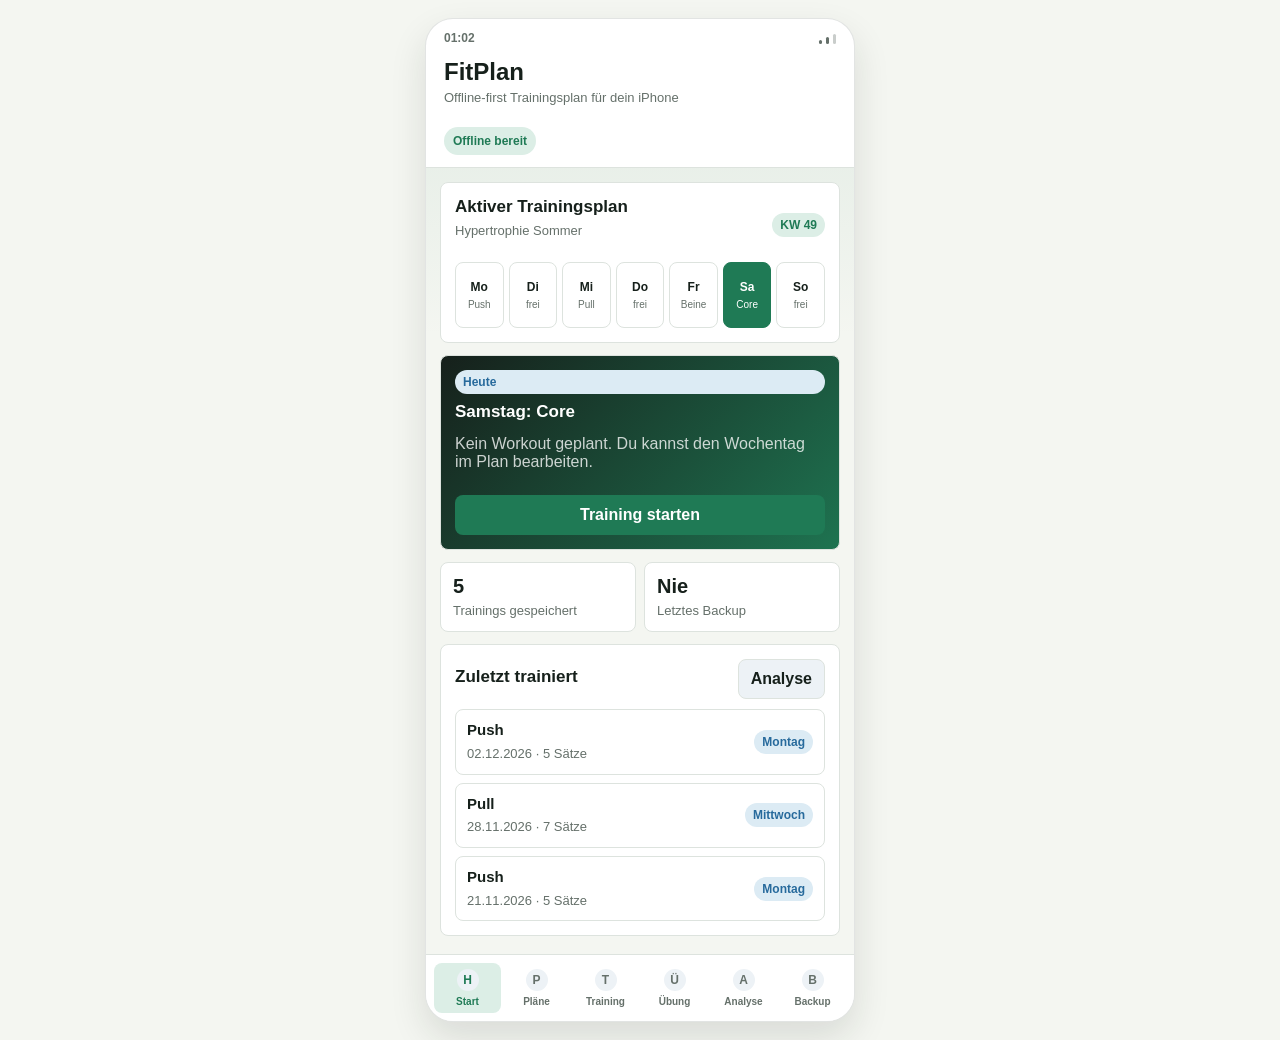
<file: index.html>
<!doctype html>
<html lang="de">
<head>
  <meta charset="utf-8">
  <meta name="viewport" content="width=device-width, initial-scale=1, viewport-fit=cover">
  <meta name="theme-color" content="#16201b">
  <meta name="apple-mobile-web-app-capable" content="yes">
  <meta name="apple-mobile-web-app-title" content="FitPlan">
  <meta name="apple-mobile-web-app-status-bar-style" content="black-translucent">
  <link rel="manifest" href="manifest.webmanifest">
  <link rel="icon" href="icons/icon.svg" type="image/svg+xml">
  <link rel="apple-touch-icon" href="icons/icon.svg">
  <link rel="stylesheet" href="src/styles.css">
  <title>FitPlan</title>
</head>
<body>
  <div class="app-shell" role="application" aria-label="FitPlan">
    <div class="status-row">
      <span id="clock">--:--</span>
      <span class="signal" aria-label="Offline nutzbar"><span></span><span></span><span></span></span>
    </div>

    <header class="app-header">
      <div>
        <h1 id="screenTitle">FitPlan</h1>
        <p id="screenSubtitle">Offline-first Trainingsplan für dein iPhone</p>
      </div>
      <span class="status-pill" id="offlineStatus">Offline bereit</span>
    </header>

    <main id="mainContent">
      <section class="view active" data-view="home" aria-label="Start">
        <div class="stack">
          <section class="panel">
            <div class="section-head">
              <div>
                <h2>Aktiver Trainingsplan</h2>
                <p class="muted" id="activePlanName">Wird geladen</p>
              </div>
              <span class="tag green" id="weekLabel">Diese Woche</span>
            </div>
            <div class="week-grid" id="weekGrid" aria-label="Wochenplan"></div>
          </section>

          <section class="hero-panel" id="todayPanel">
            <span class="tag">Heute</span>
            <h2 id="todayTitle">Training</h2>
            <p id="todayDescription">Wird geladen</p>
            <button class="btn green" type="button" id="startTodayButton">Training starten</button>
          </section>

          <section class="metric-grid">
            <div class="metric">
              <strong id="sessionCount">0</strong>
              <span>Trainings gespeichert</span>
            </div>
            <div class="metric">
              <strong id="lastBackupMetric">Nie</strong>
              <span>Letztes Backup</span>
            </div>
          </section>

          <section class="panel">
            <div class="section-head">
              <h2>Zuletzt trainiert</h2>
              <button class="btn secondary" type="button" data-go="analysis">Analyse</button>
            </div>
            <div id="recentList" class="list"></div>
          </section>
        </div>
      </section>

      <section class="view" data-view="plans" aria-label="Trainingspläne">
        <div class="stack">
          <section class="panel">
            <div class="section-head">
              <div>
                <h2>Trainingspläne</h2>
                <p class="muted">Wochenpläne erstellen und aktiv setzen</p>
              </div>
              <button class="btn green" type="button" id="addPlanButton">Neu</button>
            </div>
          </section>
          <section class="panel" aria-label="Plan bearbeiten">
            <div class="section-head">
              <div>
                <h2>Plan bearbeiten</h2>
                <p class="muted">Tage benennen und Übungen hinzufügen oder entfernen</p>
              </div>
            </div>
            <div class="form-grid">
              <label>Plan auswählen<select id="planEditorSelect"></select></label>
              <label>Planname<input id="planNameInput" autocomplete="off" placeholder="Mein Plan"></label>
              <label>Trainingstag<select id="planDaySelect"></select></label>
              <label>Tagesname<input id="planDayTitleInput" autocomplete="off" placeholder="Push"></label>
              <button class="btn green" type="button" id="savePlanNameButton">Plan speichern</button>
              <button class="btn secondary" type="button" id="savePlanDayButton">Tag speichern</button>
              <button class="btn coral full-button" type="button" id="deletePlanButton">Plan löschen</button>
              <label class="full">Übung auswählen<select id="planExerciseSelect"></select></label>
              <button class="btn green full-button" type="button" id="addPlanExerciseButton">Zum Tag hinzufügen</button>
            </div>
            <div id="planDayExerciseList" class="list plan-edit-list"></div>
          </section>
          <div id="plansList" class="stack"></div>
        </div>
      </section>

      <section class="view" data-view="workout" aria-label="Training">
        <div class="stack">
          <section class="hero-panel">
            <span class="tag">Live-Training</span>
            <h2 id="workoutTitle">Kein Training aktiv</h2>
            <p id="workoutSubtitle">Starte ein Training aus deinem Wochenplan.</p>
          </section>
          <div id="workoutExercises" class="stack"></div>
          <button class="btn coral" type="button" id="completeWorkoutButton">Training abschließen</button>
        </div>
      </section>

      <section class="view" data-view="library" aria-label="Übungsbibliothek">
        <div class="stack">
          <section class="panel">
            <div class="section-head">
              <div>
                <h2>Übungsbibliothek</h2>
                <p class="muted">Persönliche Übungen, jederzeit erweiterbar</p>
              </div>
              <button class="btn green" type="button" id="saveExerciseButton">Speichern</button>
            </div>
            <div class="form-grid">
              <label>Name<input id="exerciseName" autocomplete="off" placeholder="Face Pulls"></label>
              <label>Kategorie<input id="exerciseCategory" autocomplete="off" placeholder="Schulter"></label>
              <label class="full">Hinweis<textarea id="exerciseNote" placeholder="Kurze Techniknotiz"></textarea></label>
            </div>
          </section>
          <section class="panel">
            <label class="search-label">Übung suchen<input id="exerciseSearch" type="search" placeholder="Übung suchen"></label>
            <div id="exerciseList" class="list"></div>
          </section>
        </div>
      </section>

      <section class="view" data-view="analysis" aria-label="Analyse">
        <div class="stack">
          <section class="panel">
            <div class="section-head">
              <div>
                <h2>Analyse</h2>
                <p class="muted">Verlauf pro Übung mit Linien und Punkten</p>
              </div>
              <select id="analysisExercise" aria-label="Übung auswählen"></select>
            </div>
            <div class="metric-grid">
              <div class="metric">
                <strong id="bestWeight">0 kg</strong>
                <span>Höchstes Gewicht</span>
              </div>
              <div class="metric">
                <strong id="bestTopSet">0 kg x 0</strong>
                <span>Höchstes Gewicht mit höchster Wiederholung</span>
              </div>
            </div>
          </section>
          <section class="panel">
            <div class="section-head">
              <h2>Übungsverlauf</h2>
              <span class="tag green" id="analysisCount">0 Einheiten</span>
            </div>
            <div id="weightChart" class="line-chart"></div>
          </section>
          <section class="panel">
            <div class="section-head">
              <h2>Top-Set Verlauf</h2>
              <span class="tag">kg x Wdh.</span>
            </div>
            <div id="topSetChart" class="line-chart"></div>
          </section>
        </div>
      </section>

      <section class="view" data-view="settings" aria-label="Einstellungen">
        <div class="stack">
          <section class="panel">
            <h2>Einstellungen</h2>
            <p class="muted">Nur lokale Daten. Kein Konto, keine Cloud, kein Kalorienzähler.</p>
          </section>
          <section class="panel">
            <div class="section-head">
              <div>
                <h2>Lokale Speicherung</h2>
                <p class="muted">IndexedDB, Service Worker und navigator.storage.persist() für möglichst dauerhafte iPhone-Speicherung.</p>
              </div>
              <span class="tag green">IndexedDB</span>
            </div>
            <div class="metric-grid">
              <div class="metric">
                <strong id="storagePersisted">Prüfe</strong>
                <span>Persistente Speicherung</span>
              </div>
              <div class="metric">
                <strong id="storageUsage">--</strong>
                <span>Lokaler Speicher</span>
              </div>
            </div>
          </section>
          <section class="settings-list">
            <button class="settings-item" type="button" id="exportButton">
              <span><strong>Export</strong><br><span>Trainingspläne, Übungen und Logs als JSON sichern</span></span>
              <span class="tag green">JSON</span>
            </button>
            <label class="settings-item file-picker">
              <span><strong>Import</strong><br><span>Backup wiederherstellen und lokale Daten ersetzen</span></span>
              <span class="tag">Datei</span>
              <input id="importFile" type="file" accept="application/json">
            </label>
            <button class="settings-item" type="button" id="resetButton">
              <span><strong>Demo-Daten zurücksetzen</strong><br><span>Setzt die lokale PWA auf den Startzustand zurück</span></span>
              <span class="tag coral">Reset</span>
            </button>
          </section>
        </div>
      </section>
    </main>

    <nav class="bottom-nav" aria-label="Hauptnavigation">
      <button class="active" type="button" data-go="home"><b>H</b><span>Start</span></button>
      <button type="button" data-go="plans"><b>P</b><span>Pläne</span></button>
      <button type="button" data-go="workout"><b>T</b><span>Training</span></button>
      <button type="button" data-go="library"><b>Ü</b><span>Übung</span></button>
      <button type="button" data-go="analysis"><b>A</b><span>Analyse</span></button>
      <button type="button" data-go="settings"><b>B</b><span>Backup</span></button>
    </nav>
  </div>

  <div class="modal" id="modal" aria-hidden="true" role="dialog" aria-modal="true">
    <div class="modal-card">
      <h2 id="modalTitle">Hinweis</h2>
      <p id="modalText">Text</p>
      <button class="btn green" type="button" id="modalClose">Schließen</button>
    </div>
  </div>

  <script type="module" src="src/app.js"></script>
</body>
</html>
</file>
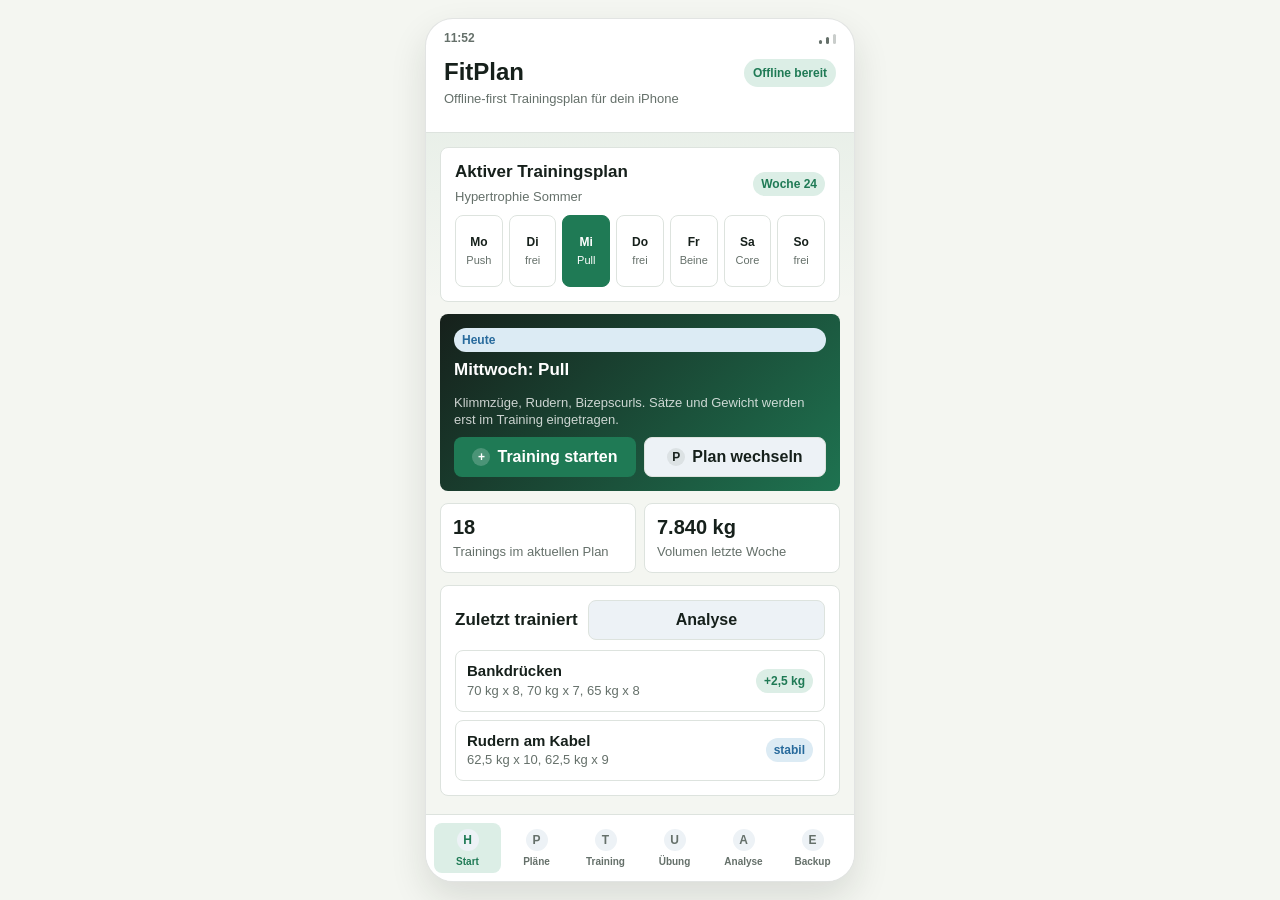
<file: fitness-clickdummy.html>
<!doctype html>
<html lang="de">
<head>
  <meta charset="utf-8">
  <meta name="viewport" content="width=device-width, initial-scale=1, viewport-fit=cover">
  <meta name="theme-color" content="#16201b">
  <title>FitPlan Clickdummy</title>
  <style>
    :root {
      --bg: #f4f6f1;
      --surface: #ffffff;
      --surface-2: #edf2f6;
      --ink: #16201b;
      --muted: #65706a;
      --line: #dde3de;
      --green: #1f7a55;
      --green-soft: #dceee6;
      --blue: #276a9c;
      --blue-soft: #dcebf4;
      --coral: #c65b43;
      --coral-soft: #f5ded8;
      --yellow: #f1c64e;
      --shadow: 0 16px 36px rgba(22, 32, 27, 0.12);
      --radius: 8px;
      --safe-bottom: env(safe-area-inset-bottom, 0px);
    }

    * {
      box-sizing: border-box;
    }

    html,
    body {
      margin: 0;
      width: 100%;
      min-height: 100%;
      background: var(--bg);
      color: var(--ink);
      font-family: -apple-system, BlinkMacSystemFont, "Segoe UI", sans-serif;
      letter-spacing: 0;
      overflow-x: hidden;
    }

    body {
      display: flex;
      justify-content: center;
      padding: 18px;
    }

    button,
    input,
    select,
    textarea {
      font: inherit;
    }

    button {
      border: 0;
      cursor: pointer;
    }

    .phone {
      width: min(100%, 430px);
      max-width: 100vw;
      min-height: calc(100vh - 36px);
      background: var(--surface);
      border: 1px solid rgba(22, 32, 27, 0.12);
      border-radius: 28px;
      overflow: hidden;
      box-shadow: var(--shadow);
      display: grid;
      grid-template-rows: auto 1fr auto;
    }

    .status {
      display: flex;
      align-items: center;
      justify-content: space-between;
      padding: 12px 18px 6px;
      font-size: 12px;
      font-weight: 700;
      color: var(--muted);
    }

    .signal {
      display: inline-flex;
      gap: 4px;
      align-items: end;
      height: 12px;
    }

    .signal span {
      display: block;
      width: 3px;
      border-radius: 2px;
      background: var(--muted);
    }

    .signal span:nth-child(1) { height: 4px; }
    .signal span:nth-child(2) { height: 7px; }
    .signal span:nth-child(3) { height: 10px; opacity: 0.35; }

    header {
      padding: 8px 18px 12px;
      border-bottom: 1px solid var(--line);
    }

    .topline {
      display: flex;
      align-items: flex-start;
      justify-content: space-between;
      gap: 12px;
    }

    .topline > div {
      min-width: 0;
    }

    h1 {
      margin: 0;
      font-size: 24px;
      line-height: 1.08;
      letter-spacing: 0;
    }

    .subtitle {
      margin: 5px 0 0;
      color: var(--muted);
      font-size: 13px;
      line-height: 1.35;
    }

    .pill {
      display: inline-flex;
      align-items: center;
      gap: 6px;
      min-width: 0;
      min-height: 28px;
      padding: 5px 9px;
      border-radius: 999px;
      background: var(--green-soft);
      color: var(--green);
      font-size: 12px;
      font-weight: 800;
      white-space: nowrap;
    }

    main {
      overflow: auto;
      overflow-x: hidden;
      padding: 14px 14px 18px;
      background:
        linear-gradient(180deg, rgba(31, 122, 85, 0.05), transparent 170px),
        var(--bg);
    }

    .view {
      display: none;
      animation: rise 160ms ease-out;
    }

    .view.active {
      display: block;
    }

    @keyframes rise {
      from { opacity: 0; transform: translateY(6px); }
      to { opacity: 1; transform: translateY(0); }
    }

    .stack {
      display: grid;
      gap: 12px;
    }

    .panel,
    .card {
      background: var(--surface);
      border: 1px solid var(--line);
      border-radius: var(--radius);
      min-width: 0;
    }

    .panel {
      padding: 14px;
    }

    .section-head {
      display: flex;
      align-items: center;
      justify-content: space-between;
      gap: 10px;
      margin-bottom: 10px;
    }

    h2,
    h3 {
      margin: 0;
      letter-spacing: 0;
    }

    h2 {
      font-size: 17px;
      line-height: 1.2;
    }

    h3 {
      font-size: 15px;
      line-height: 1.25;
    }

    .muted {
      color: var(--muted);
      font-size: 13px;
      line-height: 1.35;
    }

    .action-row {
      display: grid;
      grid-template-columns: repeat(auto-fit, minmax(126px, 1fr));
      gap: 8px;
    }

    .btn {
      min-width: 0;
      min-height: 40px;
      border-radius: var(--radius);
      padding: 9px 12px;
      background: var(--ink);
      color: white;
      font-weight: 800;
      display: inline-flex;
      align-items: center;
      justify-content: center;
      gap: 7px;
      flex: 1 1 auto;
      line-height: 1.15;
      text-align: center;
      white-space: normal;
    }

    .btn.secondary {
      background: var(--surface-2);
      color: var(--ink);
      border: 1px solid var(--line);
    }

    .btn.green {
      background: var(--green);
    }

    .btn.coral {
      background: var(--coral);
    }

    .icon {
      width: 18px;
      height: 18px;
      display: inline-grid;
      place-items: center;
      border-radius: 50%;
      background: rgba(255, 255, 255, 0.2);
      font-size: 12px;
      font-weight: 900;
      line-height: 1;
    }

    .secondary .icon {
      background: rgba(22, 32, 27, 0.08);
    }

    .week-grid {
      display: grid;
      grid-template-columns: repeat(7, minmax(0, 1fr));
      gap: 6px;
    }

    .day-tile {
      min-width: 0;
      min-height: 72px;
      padding: 8px 5px;
      border-radius: var(--radius);
      border: 1px solid var(--line);
      background: var(--surface);
      text-align: center;
      color: var(--muted);
    }

    .day-tile strong {
      display: block;
      color: var(--ink);
      font-size: 12px;
      margin-bottom: 5px;
    }

    .day-tile span {
      display: block;
      font-size: 11px;
      line-height: 1.2;
      overflow-wrap: anywhere;
    }

    .day-tile.today {
      background: var(--green);
      color: white;
      border-color: var(--green);
    }

    .day-tile.today strong {
      color: white;
    }

    .exercise-list {
      display: grid;
      gap: 8px;
    }

    .exercise-item {
      min-width: 0;
      display: grid;
      grid-template-columns: 1fr auto;
      gap: 10px;
      align-items: center;
      padding: 11px;
      background: var(--surface);
      border: 1px solid var(--line);
      border-radius: var(--radius);
    }

    .tag {
      display: inline-flex;
      align-items: center;
      min-height: 24px;
      padding: 4px 8px;
      border-radius: 999px;
      background: var(--blue-soft);
      color: var(--blue);
      font-size: 12px;
      font-weight: 800;
      white-space: nowrap;
    }

    .tag.coral {
      background: var(--coral-soft);
      color: var(--coral);
    }

    .tag.green {
      background: var(--green-soft);
      color: var(--green);
    }

    .plan-card {
      padding: 13px;
      display: grid;
      gap: 10px;
    }

    .plan-card.active-plan {
      border-color: rgba(31, 122, 85, 0.45);
      box-shadow: inset 0 0 0 1px rgba(31, 122, 85, 0.16);
    }

    .plan-meta {
      display: flex;
      align-items: center;
      justify-content: space-between;
      gap: 8px;
    }

    .small-grid {
      display: grid;
      grid-template-columns: repeat(2, minmax(0, 1fr));
      gap: 8px;
    }

    .metric {
      padding: 12px;
      border-radius: var(--radius);
      background: var(--surface);
      border: 1px solid var(--line);
    }

    .metric strong {
      display: block;
      font-size: 20px;
      line-height: 1.1;
      margin-bottom: 4px;
    }

    .workout-title {
      display: grid;
      gap: 8px;
      padding: 14px;
      min-width: 0;
      color: white;
      background:
        linear-gradient(135deg, rgba(22, 32, 27, 0.94), rgba(31, 122, 85, 0.92)),
        var(--ink);
      border-radius: var(--radius);
    }

    .set-table {
      width: 100%;
      border-collapse: collapse;
      font-size: 13px;
    }

    .set-table th,
    .set-table td {
      padding: 8px 6px;
      border-bottom: 1px solid var(--line);
      text-align: left;
    }

    .set-table th {
      color: var(--muted);
      font-size: 12px;
      font-weight: 800;
    }

    .set-inputs {
      display: grid;
      grid-template-columns: 1fr 1fr auto;
      gap: 8px;
      margin-top: 10px;
    }

    input,
    select,
    textarea {
      width: 100%;
      min-height: 40px;
      border: 1px solid var(--line);
      border-radius: var(--radius);
      padding: 9px 10px;
      background: var(--surface);
      color: var(--ink);
      outline: none;
    }

    textarea {
      min-height: 72px;
      resize: vertical;
    }

    input:focus,
    select:focus,
    textarea:focus {
      border-color: var(--green);
      box-shadow: 0 0 0 3px rgba(31, 122, 85, 0.12);
    }

    .search-wrap {
      position: sticky;
      top: -14px;
      z-index: 2;
      padding: 0 0 10px;
      background: linear-gradient(180deg, var(--bg) 76%, rgba(244, 246, 241, 0));
    }

    .chart {
      display: grid;
      gap: 8px;
    }

    .line-chart {
      position: relative;
      min-height: 202px;
      padding: 16px 6px 26px;
      border-radius: var(--radius);
      background:
        linear-gradient(180deg, transparent 24%, rgba(22, 32, 27, 0.06) 25%, transparent 26%),
        linear-gradient(180deg, transparent 49%, rgba(22, 32, 27, 0.06) 50%, transparent 51%),
        linear-gradient(180deg, transparent 74%, rgba(22, 32, 27, 0.06) 75%, transparent 76%),
        var(--surface);
      border: 1px solid var(--line);
    }

    .line-chart svg {
      width: 100%;
      height: 122px;
      display: block;
      overflow: visible;
    }

    .chart-line {
      fill: none;
      stroke: var(--green);
      stroke-width: 4;
      stroke-linecap: round;
      stroke-linejoin: round;
    }

    .chart-line.blue {
      stroke: var(--blue);
    }

    .chart-point {
      fill: var(--surface);
      stroke: var(--green);
      stroke-width: 4;
    }

    .chart-point.blue {
      stroke: var(--blue);
    }

    .chart-labels {
      display: grid;
      grid-template-columns: repeat(5, 1fr);
      gap: 4px;
      margin-top: 8px;
      color: var(--muted);
      font-size: 11px;
      text-align: center;
    }

    .chart-caption {
      display: flex;
      justify-content: space-between;
      gap: 8px;
      margin-top: 10px;
      color: var(--muted);
      font-size: 12px;
    }

    .bar-row {
      display: grid;
      grid-template-columns: 74px 1fr 56px;
      gap: 8px;
      align-items: center;
      font-size: 12px;
      color: var(--muted);
    }

    .bar-track {
      height: 12px;
      border-radius: 999px;
      background: var(--surface-2);
      overflow: hidden;
    }

    .bar-fill {
      height: 100%;
      border-radius: inherit;
      background: var(--green);
    }

    .bar-fill.blue {
      background: var(--blue);
    }

    .progress-line {
      display: grid;
      grid-template-columns: repeat(5, 1fr);
      gap: 7px;
      align-items: end;
      min-height: 118px;
      padding: 12px 4px 0;
    }

    .progress-point {
      display: grid;
      align-items: end;
      justify-items: center;
      gap: 7px;
      height: 110px;
      color: var(--muted);
      font-size: 11px;
    }

    .progress-point i {
      display: block;
      width: 100%;
      max-width: 34px;
      border-radius: 6px 6px 2px 2px;
      background: var(--yellow);
    }

    .settings-list {
      display: grid;
      gap: 8px;
    }

    .settings-item {
      width: 100%;
      min-height: 54px;
      padding: 12px;
      border-radius: var(--radius);
      border: 1px solid var(--line);
      background: var(--surface);
      color: var(--ink);
      display: grid;
      grid-template-columns: 1fr auto;
      align-items: center;
      gap: 12px;
      text-align: left;
    }

    .nav {
      display: grid;
      grid-template-columns: repeat(6, 1fr);
      gap: 2px;
      padding: 8px 8px calc(8px + var(--safe-bottom));
      background: var(--surface);
      border-top: 1px solid var(--line);
    }

    .nav button {
      min-width: 0;
      min-height: 50px;
      border-radius: var(--radius);
      background: transparent;
      color: var(--muted);
      font-size: 10px;
      font-weight: 800;
      display: grid;
      gap: 3px;
      place-items: center;
      padding: 5px 2px;
    }

    .nav b {
      width: 22px;
      height: 22px;
      border-radius: 50%;
      display: grid;
      place-items: center;
      background: var(--surface-2);
      color: inherit;
      font-size: 12px;
      line-height: 1;
    }

    .nav button.active {
      background: var(--green-soft);
      color: var(--green);
    }

    .modal {
      position: fixed;
      inset: 0;
      z-index: 20;
      display: none;
      align-items: flex-end;
      justify-content: center;
      padding: 16px;
      background: rgba(22, 32, 27, 0.42);
    }

    .modal.open {
      display: flex;
    }

    .modal-card {
      width: min(100%, 430px);
      padding: 16px;
      border-radius: 14px;
      background: var(--surface);
      border: 1px solid var(--line);
      box-shadow: var(--shadow);
      display: grid;
      gap: 12px;
    }

    .modal-actions {
      display: flex;
      gap: 8px;
    }

    .sr-only {
      position: absolute;
      width: 1px;
      height: 1px;
      padding: 0;
      margin: -1px;
      overflow: hidden;
      clip: rect(0, 0, 0, 0);
      white-space: nowrap;
      border: 0;
    }

    @media (max-width: 480px) {
      body {
        padding: 0;
        background: var(--surface);
        display: flex;
        justify-content: flex-start;
      }

      .phone {
        width: min(390px, 100vw);
        max-width: 100vw;
        min-height: 100vh;
        border: 0;
        border-radius: 0;
        box-shadow: none;
      }

      main {
        padding-inline: 12px;
      }

      .week-grid {
        grid-template-columns: repeat(7, minmax(38px, 1fr));
        gap: 5px;
      }

      .day-tile {
        min-height: 66px;
        padding-inline: 3px;
      }

      .day-tile span {
        font-size: 10px;
      }

      .pill {
        max-width: 100%;
        overflow: hidden;
        text-overflow: ellipsis;
      }

      .topline {
        display: grid;
        grid-template-columns: 1fr;
        justify-items: start;
      }

      .workout-title .action-row {
        grid-template-columns: 1fr;
      }

      .small-grid {
        grid-template-columns: 1fr;
      }

      .set-inputs {
        grid-template-columns: 1fr 1fr 44px;
      }

      .btn {
        padding-inline: 10px;
      }
    }
  </style>
</head>
<body>
  <div class="phone" role="application" aria-label="FitPlan Clickdummy">
    <div class="status">
      <span>11:52</span>
      <span class="signal" aria-label="Schlechte Verbindung"><span></span><span></span><span></span></span>
    </div>

    <header>
      <div class="topline">
        <div>
          <h1 id="screenTitle">FitPlan</h1>
          <p class="subtitle" id="screenSubtitle">Offline-first Trainingsplan für dein iPhone</p>
        </div>
        <span class="pill">Offline bereit</span>
      </div>
    </header>

    <main>
      <section class="view active" data-view="home">
        <div class="stack">
          <div class="panel">
            <div class="section-head">
              <div>
                <h2>Aktiver Trainingsplan</h2>
                <p class="subtitle">Hypertrophie Sommer</p>
              </div>
              <span class="tag green">Woche 24</span>
            </div>
            <div class="week-grid" aria-label="Wochenplan">
              <button class="day-tile" type="button" onclick="showWorkoutPreview('Montag', 'Push')"><strong>Mo</strong><span>Push</span></button>
              <button class="day-tile" type="button" onclick="showWorkoutPreview('Dienstag', 'Pause')"><strong>Di</strong><span>frei</span></button>
              <button class="day-tile today" type="button" onclick="showWorkoutPreview('Mittwoch', 'Pull')"><strong>Mi</strong><span>Pull</span></button>
              <button class="day-tile" type="button" onclick="showWorkoutPreview('Donnerstag', 'Pause')"><strong>Do</strong><span>frei</span></button>
              <button class="day-tile" type="button" onclick="showWorkoutPreview('Freitag', 'Beine')"><strong>Fr</strong><span>Beine</span></button>
              <button class="day-tile" type="button" onclick="showWorkoutPreview('Samstag', 'Optional')"><strong>Sa</strong><span>Core</span></button>
              <button class="day-tile" type="button" onclick="showWorkoutPreview('Sonntag', 'Pause')"><strong>So</strong><span>frei</span></button>
            </div>
          </div>

          <div class="workout-title" id="todayPreview">
            <span class="tag">Heute</span>
            <h2>Mittwoch: Pull</h2>
            <p class="subtitle" style="color: rgba(255,255,255,0.78)">Klimmzüge, Rudern, Bizepscurls. Sätze und Gewicht werden erst im Training eingetragen.</p>
            <div class="action-row">
              <button class="btn green" type="button" onclick="showView('workout')"><span class="icon">+</span>Training starten</button>
              <button class="btn secondary" type="button" onclick="openModal('planModal')"><span class="icon">P</span>Plan wechseln</button>
            </div>
          </div>

          <div class="small-grid">
            <div class="metric">
              <strong>18</strong>
              <span class="muted">Trainings im aktuellen Plan</span>
            </div>
            <div class="metric">
              <strong>7.840 kg</strong>
              <span class="muted">Volumen letzte Woche</span>
            </div>
          </div>

          <div class="panel">
            <div class="section-head">
              <h2>Zuletzt trainiert</h2>
              <button class="btn secondary" type="button" onclick="showView('analysis')">Analyse</button>
            </div>
            <div class="exercise-list">
              <div class="exercise-item">
                <div>
                  <h3>Bankdrücken</h3>
                  <span class="muted">70 kg x 8, 70 kg x 7, 65 kg x 8</span>
                </div>
                <span class="tag green">+2,5 kg</span>
              </div>
              <div class="exercise-item">
                <div>
                  <h3>Rudern am Kabel</h3>
                  <span class="muted">62,5 kg x 10, 62,5 kg x 9</span>
                </div>
                <span class="tag">stabil</span>
              </div>
            </div>
          </div>
        </div>
      </section>

      <section class="view" data-view="plans">
        <div class="stack">
          <div class="panel">
            <div class="section-head">
              <div>
                <h2>Trainingspläne</h2>
                <p class="subtitle">Mehrere Wochenpläne, einer davon aktiv</p>
              </div>
              <button class="btn green" type="button" onclick="openModal('newPlanModal')"><span class="icon">+</span>Neu</button>
            </div>
          </div>

          <div class="card plan-card active-plan">
            <div class="plan-meta">
              <div>
                <h3>Hypertrophie Sommer</h3>
                <span class="muted">Aktiver Trainingsplan</span>
              </div>
              <span class="tag green">aktiv</span>
            </div>
            <div class="exercise-list">
              <div class="exercise-item"><span>Montag: Push</span><span class="tag">3 Übungen</span></div>
              <div class="exercise-item"><span>Mittwoch: Pull</span><span class="tag">3 Übungen</span></div>
              <div class="exercise-item"><span>Freitag: Beine</span><span class="tag">3 Übungen</span></div>
            </div>
            <div class="action-row">
              <button class="btn secondary" type="button" onclick="openModal('editDayModal')">Tag bearbeiten</button>
              <button class="btn secondary" type="button" onclick="openModal('planModal')">Wechseln</button>
            </div>
          </div>

          <div class="card plan-card">
            <div class="plan-meta">
              <div>
                <h3>Kraftblock</h3>
                <span class="muted">3 Tage, schwere Grundübungen</span>
              </div>
              <span class="tag coral">inaktiv</span>
            </div>
            <button class="btn secondary" type="button" onclick="openModal('planModal')">Als aktiv setzen</button>
          </div>

          <div class="card plan-card">
            <div class="plan-meta">
              <div>
                <h3>Erhaltung</h3>
                <span class="muted">2 Tage pro Woche</span>
              </div>
              <span class="tag coral">inaktiv</span>
            </div>
            <button class="btn secondary" type="button" onclick="openModal('planModal')">Als aktiv setzen</button>
          </div>
        </div>
      </section>

      <section class="view" data-view="workout">
        <div class="stack">
          <div class="workout-title">
            <span class="tag">Live-Training</span>
            <h2>Mittwoch: Pull</h2>
            <p class="subtitle" style="color: rgba(255,255,255,0.78)">Trage nur Gewicht und Wiederholungen ein. Der Plan bleibt bewusst leicht.</p>
          </div>

          <div class="panel">
            <div class="section-head">
              <div>
                <h2>Klimmzüge</h2>
                <p class="subtitle">Körpergewicht, sauberer Bewegungsweg</p>
              </div>
              <span class="tag green" id="setCountA">2 Sätze</span>
            </div>
            <table class="set-table" aria-label="Sätze Klimmzüge">
              <thead>
                <tr><th>Satz</th><th>Gewicht</th><th>Wdh.</th></tr>
              </thead>
              <tbody id="setsA">
                <tr><td>1</td><td>0 kg</td><td>8</td></tr>
                <tr><td>2</td><td>0 kg</td><td>7</td></tr>
              </tbody>
            </table>
            <div class="set-inputs">
              <label><span class="sr-only">Gewicht</span><input id="weightA" inputmode="decimal" value="0" aria-label="Gewicht in kg"></label>
              <label><span class="sr-only">Wiederholungen</span><input id="repsA" inputmode="numeric" value="6" aria-label="Wiederholungen"></label>
              <button class="btn green" type="button" onclick="addSet('A')"><span class="icon">+</span></button>
            </div>
            <label class="muted" for="noteA">Notiz</label>
            <textarea id="noteA">Griff etwas enger testen.</textarea>
          </div>

          <div class="panel">
            <div class="section-head">
              <div>
                <h2>Rudern am Kabel</h2>
                <p class="subtitle">Letztes Training: 62,5 kg x 10</p>
              </div>
              <span class="tag green" id="setCountB">3 Sätze</span>
            </div>
            <table class="set-table" aria-label="Sätze Rudern">
              <thead>
                <tr><th>Satz</th><th>Gewicht</th><th>Wdh.</th></tr>
              </thead>
              <tbody id="setsB">
                <tr><td>1</td><td>62,5 kg</td><td>10</td></tr>
                <tr><td>2</td><td>62,5 kg</td><td>9</td></tr>
                <tr><td>3</td><td>60 kg</td><td>10</td></tr>
              </tbody>
            </table>
            <div class="set-inputs">
              <label><span class="sr-only">Gewicht</span><input id="weightB" inputmode="decimal" value="62,5" aria-label="Gewicht in kg"></label>
              <label><span class="sr-only">Wiederholungen</span><input id="repsB" inputmode="numeric" value="8" aria-label="Wiederholungen"></label>
              <button class="btn green" type="button" onclick="addSet('B')"><span class="icon">+</span></button>
            </div>
            <label class="muted" for="noteB">Notiz</label>
            <textarea id="noteB">Schulterblätter bewusst nach hinten.</textarea>
          </div>

          <div class="panel">
            <div class="section-head">
              <div>
                <h2>Bizepscurls</h2>
                <p class="subtitle">Noch keine Sätze eingetragen</p>
              </div>
              <span class="tag" id="setCountC">0 Sätze</span>
            </div>
            <table class="set-table" aria-label="Sätze Bizepscurls">
              <thead>
                <tr><th>Satz</th><th>Gewicht</th><th>Wdh.</th></tr>
              </thead>
              <tbody id="setsC"></tbody>
            </table>
            <div class="set-inputs">
              <label><span class="sr-only">Gewicht</span><input id="weightC" inputmode="decimal" value="12,5" aria-label="Gewicht in kg"></label>
              <label><span class="sr-only">Wiederholungen</span><input id="repsC" inputmode="numeric" value="10" aria-label="Wiederholungen"></label>
              <button class="btn green" type="button" onclick="addSet('C')"><span class="icon">+</span></button>
            </div>
            <label class="muted" for="noteC">Notiz</label>
            <textarea id="noteC" placeholder="Kurze Notiz"></textarea>
          </div>

          <button class="btn coral" type="button" onclick="openModal('finishModal')">Training abschließen</button>
        </div>
      </section>

      <section class="view" data-view="library">
        <div class="stack">
          <div class="search-wrap">
            <label class="sr-only" for="exerciseSearch">Übung suchen</label>
            <input id="exerciseSearch" type="search" placeholder="Übung suchen" oninput="filterExercises(this.value)">
          </div>

          <div class="panel">
            <div class="section-head">
              <div>
                <h2>Übungsbibliothek</h2>
                <p class="subtitle">Persönliche Übungen, jederzeit erweiterbar</p>
              </div>
              <button class="btn green" type="button" onclick="openModal('exerciseModal')"><span class="icon">+</span>Neu</button>
            </div>
            <div class="exercise-list" id="exerciseList">
              <div class="exercise-item" data-exercise="bankdrücken brust">
                <div><h3>Bankdrücken</h3><span class="muted">Langhantel, flache Bank</span></div>
                <span class="tag">Brust</span>
              </div>
              <div class="exercise-item" data-exercise="schulterdrücken schulter">
                <div><h3>Schulterdrücken</h3><span class="muted">Kurzhanteln sitzend</span></div>
                <span class="tag">Schulter</span>
              </div>
              <div class="exercise-item" data-exercise="klimmzüge rücken">
                <div><h3>Klimmzüge</h3><span class="muted">Körpergewicht</span></div>
                <span class="tag">Rücken</span>
              </div>
              <div class="exercise-item" data-exercise="rudern kabel rücken">
                <div><h3>Rudern am Kabel</h3><span class="muted">Neutraler Griff</span></div>
                <span class="tag">Rücken</span>
              </div>
              <div class="exercise-item" data-exercise="kniebeugen beine">
                <div><h3>Kniebeugen</h3><span class="muted">Langhantel</span></div>
                <span class="tag">Beine</span>
              </div>
              <div class="exercise-item" data-exercise="beinpresse beine">
                <div><h3>Beinpresse</h3><span class="muted">45 Grad Maschine</span></div>
                <span class="tag">Beine</span>
              </div>
            </div>
          </div>
        </div>
      </section>

      <section class="view" data-view="analysis">
        <div class="stack">
          <div class="panel">
            <div class="section-head">
              <div>
                <h2>Analyse</h2>
                <p class="subtitle">Verlauf pro Übung mit Linien und Punkten</p>
              </div>
              <select aria-label="Übung auswählen" onchange="updateAnalysis(this.value)">
                <option>Bankdrücken</option>
                <option>Rudern am Kabel</option>
                <option>Kniebeugen</option>
              </select>
            </div>
            <div class="small-grid">
              <div class="metric">
                <strong id="bestWeight">72,5 kg</strong>
                <span class="muted">Höchstes Gewicht</span>
              </div>
              <div class="metric">
                <strong id="bestTopSet">72,5 kg x 5</strong>
                <span class="muted">Höchstes Gewicht mit höchster Wiederholung</span>
              </div>
            </div>
          </div>

          <div class="panel">
            <div class="section-head">
              <h2>Übungsverlauf</h2>
              <span class="tag green">5 Einheiten</span>
            </div>
            <div class="line-chart" aria-label="Linienverlauf Bankdrücken">
              <svg viewBox="0 0 340 122" role="img" aria-label="Höchstes Gewicht pro Training">
                <polyline class="chart-line" points="18,92 94,72 170,54 246,46 322,26"></polyline>
                <circle class="chart-point" cx="18" cy="92" r="7"></circle>
                <circle class="chart-point" cx="94" cy="72" r="7"></circle>
                <circle class="chart-point" cx="170" cy="54" r="7"></circle>
                <circle class="chart-point" cx="246" cy="46" r="7"></circle>
                <circle class="chart-point" cx="322" cy="26" r="7"></circle>
              </svg>
              <div class="chart-labels">
                <span>65 kg</span>
                <span>67,5 kg</span>
                <span>70 kg</span>
                <span>70 kg</span>
                <span>72,5 kg</span>
              </div>
              <div class="chart-caption">
                <span>Letzte 5 Einheiten</span>
                <strong>Top-Set: 72,5 kg x 5 Wdh.</strong>
              </div>
            </div>
          </div>

          <div class="panel">
            <div class="section-head">
              <h2>Top-Set Verlauf</h2>
              <span class="tag">kg x Wdh.</span>
            </div>
            <div class="line-chart" aria-label="Linienverlauf Top-Set">
              <svg viewBox="0 0 340 122" role="img" aria-label="Höchstes Gewicht mit Wiederholungen">
                <polyline class="chart-line blue" points="18,84 94,78 170,56 246,62 322,36"></polyline>
                <circle class="chart-point blue" cx="18" cy="84" r="7"></circle>
                <circle class="chart-point blue" cx="94" cy="78" r="7"></circle>
                <circle class="chart-point blue" cx="170" cy="56" r="7"></circle>
                <circle class="chart-point blue" cx="246" cy="62" r="7"></circle>
                <circle class="chart-point blue" cx="322" cy="36" r="7"></circle>
              </svg>
              <div class="chart-labels">
                <span>65 x 8</span>
                <span>67,5 x 7</span>
                <span>70 x 8</span>
                <span>70 x 7</span>
                <span>72,5 x 5</span>
              </div>
              <div class="chart-caption">
                <span>Beste Sätze je Einheit</span>
                <strong>Höchstes Gewicht + beste Wdh.</strong>
              </div>
            </div>
          </div>
        </div>
      </section>

      <section class="view" data-view="settings">
        <div class="stack">
          <div class="panel">
            <h2>Einstellungen</h2>
            <p class="subtitle">Nur lokale Daten. Kein Konto, keine Cloud, kein Kalorienzähler.</p>
          </div>

          <div class="panel">
            <div class="section-head">
              <div>
                <h2>Lokale Speicherung</h2>
                <p class="subtitle">Geplant: IndexedDB, Service Worker und navigator.storage.persist() für möglichst dauerhafte iPhone-Speicherung.</p>
              </div>
              <span class="tag green">IndexedDB</span>
            </div>
            <div class="small-grid">
              <div class="metric">
                <strong>dauerhaft</strong>
                <span class="muted">Keine automatische Löschung alter Trainings</span>
              </div>
              <div class="metric">
                <strong>01.06.2026</strong>
                <span class="muted">Letztes Backup</span>
              </div>
            </div>
          </div>

          <div class="settings-list">
            <button class="settings-item" type="button" onclick="openModal('exportModal')">
              <span><strong>Export</strong><br><span class="muted">Trainingspläne, Übungen und Logs als JSON sichern</span></span>
              <span class="tag green">JSON</span>
            </button>
            <button class="settings-item" type="button" onclick="openModal('importModal')">
              <span><strong>Import</strong><br><span class="muted">Backup wiederherstellen und lokale Daten ersetzen</span></span>
              <span class="tag">Datei</span>
            </button>
            <button class="settings-item" type="button" onclick="openModal('resetModal')">
              <span><strong>Lokale Daten zurücksetzen</strong><br><span class="muted">Nur für den spaeteren echten App-Modus vorgesehen</span></span>
              <span class="tag coral">Demo</span>
            </button>
          </div>
        </div>
      </section>
    </main>

    <nav class="nav" aria-label="Hauptnavigation">
      <button class="active" type="button" data-target="home" onclick="showView('home')"><b>H</b><span>Start</span></button>
      <button type="button" data-target="plans" onclick="showView('plans')"><b>P</b><span>Pläne</span></button>
      <button type="button" data-target="workout" onclick="showView('workout')"><b>T</b><span>Training</span></button>
      <button type="button" data-target="library" onclick="showView('library')"><b>U</b><span>Übung</span></button>
      <button type="button" data-target="analysis" onclick="showView('analysis')"><b>A</b><span>Analyse</span></button>
      <button type="button" data-target="settings" onclick="showView('settings')"><b>E</b><span>Backup</span></button>
    </nav>
  </div>

  <div class="modal" id="planModal" role="dialog" aria-modal="true" aria-label="Plan wechseln">
    <div class="modal-card">
      <h2>Trainingsplan wechseln</h2>
      <p class="muted">Im echten App-Modus wird dadurch der aktive Wochenplan gesetzt. Der Clickdummy zeigt nur den Ablauf.</p>
      <button class="settings-item" type="button"><span>Hypertrophie Sommer<br><span class="muted">Aktuell aktiv</span></span><span class="tag green">aktiv</span></button>
      <button class="settings-item" type="button"><span>Kraftblock<br><span class="muted">3 schwere Tage</span></span><span class="tag">wählen</span></button>
      <div class="modal-actions">
        <button class="btn secondary" type="button" onclick="closeModals()">Schließen</button>
      </div>
    </div>
  </div>

  <div class="modal" id="newPlanModal" role="dialog" aria-modal="true" aria-label="Neuer Trainingsplan">
    <div class="modal-card">
      <h2>Trainingsplan anlegen</h2>
      <label class="muted" for="planName">Name</label>
      <input id="planName" value="Neuer Wochenplan">
      <div class="modal-actions">
        <button class="btn green" type="button" onclick="closeModals()">Anlegen</button>
        <button class="btn secondary" type="button" onclick="closeModals()">Abbrechen</button>
      </div>
    </div>
  </div>

  <div class="modal" id="editDayModal" role="dialog" aria-modal="true" aria-label="Tag bearbeiten">
    <div class="modal-card">
      <h2>Montag: Push bearbeiten</h2>
      <p class="muted">Übungen werden im Plan festgelegt. Sätze und Gewicht kommen erst im Training dazu.</p>
      <div class="exercise-list">
        <div class="exercise-item"><span>Bankdrücken</span><span class="tag">Brust</span></div>
        <div class="exercise-item"><span>Schulterdrücken</span><span class="tag">Schulter</span></div>
        <div class="exercise-item"><span>Trizepsdrücken</span><span class="tag">Arme</span></div>
      </div>
      <div class="modal-actions">
        <button class="btn green" type="button" onclick="closeModals()">Speichern</button>
        <button class="btn secondary" type="button" onclick="closeModals()">Abbrechen</button>
      </div>
    </div>
  </div>

  <div class="modal" id="exerciseModal" role="dialog" aria-modal="true" aria-label="Übung anlegen">
    <div class="modal-card">
      <h2>Übung anlegen</h2>
      <label class="muted" for="exerciseName">Name</label>
      <input id="exerciseName" value="Face Pulls">
      <label class="muted" for="exerciseCategory">Kategorie</label>
      <input id="exerciseCategory" value="Schulter">
      <label class="muted" for="exerciseNotes">Hinweis</label>
      <textarea id="exerciseNotes">Seil auf Augenhoehe, kontrollierte Bewegung.</textarea>
      <div class="modal-actions">
        <button class="btn green" type="button" onclick="closeModals()">Speichern</button>
        <button class="btn secondary" type="button" onclick="closeModals()">Abbrechen</button>
      </div>
    </div>
  </div>

  <div class="modal" id="finishModal" role="dialog" aria-modal="true" aria-label="Training abschließen">
    <div class="modal-card">
      <h2>Training abschließen?</h2>
      <p class="muted">Der echte App-Modus wuerde die Einheit lokal speichern und für die Analyse verwenden.</p>
      <div class="small-grid">
        <div class="metric"><strong id="modalSets">5</strong><span class="muted">Sätze</span></div>
        <div class="metric"><strong>3.125 kg</strong><span class="muted">Volumen</span></div>
      </div>
      <div class="modal-actions">
        <button class="btn green" type="button" onclick="closeModals(); showView('analysis')">Speichern</button>
        <button class="btn secondary" type="button" onclick="closeModals()">Weiter trainieren</button>
      </div>
    </div>
  </div>

  <div class="modal" id="exportModal" role="dialog" aria-modal="true" aria-label="Export">
    <div class="modal-card">
      <h2>Export</h2>
      <p class="muted">Der Export wuerde eine JSON-Datei mit Plänen, Bibliothek, Trainingseinheiten, Sätzen und Notizen erzeugen.</p>
      <textarea readonly>{
  "plans": 3,
  "exercises": 18,
  "sessions": 42,
  "format": "fitplan-local-backup"
}</textarea>
      <div class="modal-actions">
        <button class="btn green" type="button" onclick="closeModals()">Export simulieren</button>
        <button class="btn secondary" type="button" onclick="closeModals()">Schließen</button>
      </div>
    </div>
  </div>

  <div class="modal" id="importModal" role="dialog" aria-modal="true" aria-label="Import">
    <div class="modal-card">
      <h2>Import</h2>
      <p class="muted">Import ersetzt den lokalen Datenbestand nach Bestätigung. Das ist die sichere Variante für Version 1.</p>
      <button class="settings-item" type="button"><span>Backup-Datei auswählen<br><span class="muted">fitplan-backup.json</span></span><span class="tag">JSON</span></button>
      <div class="modal-actions">
        <button class="btn coral" type="button" onclick="closeModals()">Import simulieren</button>
        <button class="btn secondary" type="button" onclick="closeModals()">Abbrechen</button>
      </div>
    </div>
  </div>

  <div class="modal" id="resetModal" role="dialog" aria-modal="true" aria-label="Daten zurücksetzen">
    <div class="modal-card">
      <h2>Lokale Daten zurücksetzen</h2>
      <p class="muted">Im Clickdummy passiert nichts. In der echten App muesste diese Aktion deutlich bestaetigt werden.</p>
      <div class="modal-actions">
        <button class="btn coral" type="button" onclick="closeModals()">Verstanden</button>
        <button class="btn secondary" type="button" onclick="closeModals()">Abbrechen</button>
      </div>
    </div>
  </div>

  <script>
    const titles = {
      home: ["FitPlan", "Offline-first Trainingsplan für dein iPhone"],
      plans: ["Trainingspläne", "Wochenpläne erstellen und wechseln"],
      workout: ["Training", "Sätze, Gewicht, Wiederholungen und Notizen"],
      library: ["Übungsbibliothek", "Deine persönlichen Übungen"],
      analysis: ["Analyse", "Fortschritt pro Übung über Zeit"],
      settings: ["Backup", "Export, Import und lokale Daten"]
    };

    function showView(viewName) {
      document.querySelectorAll(".view").forEach((view) => {
        view.classList.toggle("active", view.dataset.view === viewName);
      });
      document.querySelectorAll(".nav button").forEach((button) => {
        button.classList.toggle("active", button.dataset.target === viewName);
      });
      document.getElementById("screenTitle").textContent = titles[viewName][0];
      document.getElementById("screenSubtitle").textContent = titles[viewName][1];
      document.querySelector("main").scrollTo({ top: 0, behavior: "smooth" });
    }

    function addSet(group) {
      const tbody = document.getElementById(`sets${group}`);
      const weight = document.getElementById(`weight${group}`).value || "0";
      const reps = document.getElementById(`reps${group}`).value || "0";
      const row = document.createElement("tr");
      const next = tbody.children.length + 1;

      row.innerHTML = `<td>${next}</td><td>${weight} kg</td><td>${reps}</td>`;
      tbody.appendChild(row);

      const label = document.getElementById(`setCount${group}`);
      label.textContent = `${next} ${next === 1 ? "Satz" : "Sätze"}`;
      label.classList.add("green");

      const total = document.querySelectorAll("#setsA tr, #setsB tr, #setsC tr").length;
      document.getElementById("modalSets").textContent = String(total);
    }

    function openModal(id) {
      closeModals();
      document.getElementById(id).classList.add("open");
    }

    function closeModals() {
      document.querySelectorAll(".modal").forEach((modal) => modal.classList.remove("open"));
    }

    function filterExercises(query) {
      const needle = query.trim().toLowerCase();
      document.querySelectorAll("#exerciseList .exercise-item").forEach((item) => {
        item.style.display = item.dataset.exercise.includes(needle) ? "grid" : "none";
      });
    }

    function showWorkoutPreview(day, title) {
      const preview = document.getElementById("todayPreview");
      const empty = title === "Pause";
      preview.querySelector("h2").textContent = `${day}: ${title}`;
      preview.querySelector("p").textContent = empty
        ? "Kein Workout geplant. Du kannst den Wochentag im Plan bearbeiten."
        : "Geplante Übungen stehen fest. Sätze und Gewicht werden erst im Training eingetragen.";
    }

    function updateAnalysis(exerciseName) {
      const data = {
        "Bankdrücken": ["72,5 kg", "72,5 kg x 5"],
        "Rudern am Kabel": ["65 kg", "65 kg x 8"],
        "Kniebeugen": ["105 kg", "105 kg x 6"]
      };
      const values = data[exerciseName] || data.Bankdrücken;
      document.getElementById("bestWeight").textContent = values[0];
      document.getElementById("bestTopSet").textContent = values[1];
    }

    document.addEventListener("keydown", (event) => {
      if (event.key === "Escape") {
        closeModals();
      }
    });

    const initialView = window.location.hash.replace("#", "");
    if (titles[initialView]) {
      showView(initialView);
    }
  </script>
</body>
</html>
</file>
<file: src/styles.css>
:root {
  --bg: #f4f6f1;
  --surface: #ffffff;
  --surface-2: #edf2f6;
  --ink: #16201b;
  --muted: #65706a;
  --line: #dde3de;
  --green: #1f7a55;
  --green-soft: #dceee6;
  --blue: #276a9c;
  --blue-soft: #dcebf4;
  --coral: #c65b43;
  --coral-soft: #f5ded8;
  --yellow: #f1c64e;
  --shadow: 0 16px 36px rgba(22, 32, 27, 0.12);
  --radius: 8px;
  --safe-bottom: env(safe-area-inset-bottom, 0px);
}

* {
  box-sizing: border-box;
}

html,
body {
  margin: 0;
  width: 100%;
  min-height: 100%;
  background: var(--bg);
  color: var(--ink);
  font-family: -apple-system, BlinkMacSystemFont, "Segoe UI", sans-serif;
  letter-spacing: 0;
  overflow-x: hidden;
}

body {
  display: flex;
  justify-content: center;
  padding: 18px;
}

button,
input,
select,
textarea {
  font: inherit;
}

button {
  border: 0;
  cursor: pointer;
}

.app-shell {
  width: min(100%, 430px);
  max-width: 100vw;
  min-height: calc(100vh - 36px);
  background: var(--surface);
  border: 1px solid rgba(22, 32, 27, 0.12);
  border-radius: 28px;
  overflow: hidden;
  box-shadow: var(--shadow);
  display: grid;
  grid-template-rows: auto auto 1fr auto;
}

.status-row {
  display: flex;
  align-items: center;
  justify-content: space-between;
  padding: 12px 18px 6px;
  font-size: 12px;
  font-weight: 700;
  color: var(--muted);
}

.signal {
  display: inline-flex;
  gap: 4px;
  align-items: end;
  height: 12px;
}

.signal span {
  display: block;
  width: 3px;
  border-radius: 2px;
  background: var(--muted);
}

.signal span:nth-child(1) { height: 4px; }
.signal span:nth-child(2) { height: 7px; }
.signal span:nth-child(3) { height: 10px; opacity: 0.35; }

.app-header {
  display: grid;
  grid-template-columns: minmax(0, 1fr);
  gap: 8px;
  justify-items: start;
  padding: 8px 18px 12px;
  border-bottom: 1px solid var(--line);
}

h1,
h2,
h3,
p {
  margin-top: 0;
}

h1 {
  margin-bottom: 4px;
  font-size: 24px;
  line-height: 1.08;
}

h2 {
  margin-bottom: 4px;
  font-size: 17px;
  line-height: 1.2;
}

h3 {
  margin-bottom: 4px;
  font-size: 15px;
  line-height: 1.25;
}

.app-header p,
.muted,
.metric span,
.settings-item span span {
  color: var(--muted);
  font-size: 13px;
  line-height: 1.35;
}

main {
  overflow: auto;
  overflow-x: hidden;
  padding: 14px 14px 18px;
  background:
    linear-gradient(180deg, rgba(31, 122, 85, 0.05), transparent 170px),
    var(--bg);
}

.view {
  display: none;
  animation: rise 160ms ease-out;
}

.view.active {
  display: block;
}

@keyframes rise {
  from { opacity: 0; transform: translateY(6px); }
  to { opacity: 1; transform: translateY(0); }
}

.stack {
  display: grid;
  gap: 12px;
}

.panel,
.card,
.hero-panel {
  min-width: 0;
  border-radius: var(--radius);
  border: 1px solid var(--line);
  background: var(--surface);
}

.panel,
.card {
  padding: 14px;
}

.hero-panel {
  display: grid;
  gap: 8px;
  padding: 14px;
  color: white;
  background:
    linear-gradient(135deg, rgba(22, 32, 27, 0.94), rgba(31, 122, 85, 0.92)),
    var(--ink);
}

.hero-panel p {
  color: rgba(255, 255, 255, 0.78);
}

.section-head {
  display: flex;
  align-items: center;
  justify-content: space-between;
  gap: 10px;
  margin-bottom: 10px;
}

.status-pill,
.tag {
  display: inline-flex;
  align-items: center;
  min-height: 24px;
  border-radius: 999px;
  font-size: 12px;
  font-weight: 800;
  white-space: nowrap;
}

.status-pill {
  min-height: 28px;
  padding: 5px 9px;
  color: var(--green);
  background: var(--green-soft);
}

.tag {
  padding: 4px 8px;
  color: var(--blue);
  background: var(--blue-soft);
}

.tag.green {
  color: var(--green);
  background: var(--green-soft);
}

.tag.coral {
  color: var(--coral);
  background: var(--coral-soft);
}

.btn {
  min-width: 0;
  min-height: 40px;
  border-radius: var(--radius);
  padding: 9px 12px;
  display: inline-flex;
  align-items: center;
  justify-content: center;
  gap: 7px;
  color: white;
  background: var(--ink);
  font-weight: 800;
  line-height: 1.15;
  text-align: center;
}

.btn.secondary {
  color: var(--ink);
  background: var(--surface-2);
  border: 1px solid var(--line);
}

.btn.green {
  background: var(--green);
}

.btn.coral {
  background: var(--coral);
}

.week-grid {
  display: grid;
  grid-template-columns: repeat(7, minmax(38px, 1fr));
  gap: 5px;
}

.day-tile {
  min-width: 0;
  min-height: 66px;
  padding: 8px 3px;
  border-radius: var(--radius);
  border: 1px solid var(--line);
  background: var(--surface);
  color: var(--muted);
  text-align: center;
}

.day-tile strong {
  display: block;
  color: var(--ink);
  font-size: 12px;
  margin-bottom: 5px;
}

.day-tile span {
  display: block;
  font-size: 10px;
  line-height: 1.2;
  overflow-wrap: anywhere;
}

.day-tile.today {
  color: white;
  background: var(--green);
  border-color: var(--green);
}

.day-tile.today strong {
  color: white;
}

.metric-grid {
  display: grid;
  grid-template-columns: repeat(2, minmax(0, 1fr));
  gap: 8px;
}

.metric {
  padding: 12px;
  border-radius: var(--radius);
  border: 1px solid var(--line);
  background: var(--surface);
}

.metric strong {
  display: block;
  margin-bottom: 4px;
  font-size: 20px;
  line-height: 1.1;
}

.list {
  display: grid;
  gap: 8px;
}

.list-item {
  display: grid;
  grid-template-columns: minmax(0, 1fr) auto;
  gap: 10px;
  align-items: center;
  padding: 11px;
  border-radius: var(--radius);
  border: 1px solid var(--line);
  background: var(--surface);
}

.form-grid {
  display: grid;
  grid-template-columns: 1fr 1fr;
  gap: 10px;
}

.form-grid .full,
.search-label {
  grid-column: 1 / -1;
}

.full-button {
  grid-column: 1 / -1;
}

.plan-edit-list {
  margin-top: 12px;
}

.list-actions {
  display: flex;
  align-items: center;
  justify-content: flex-end;
  gap: 8px;
  flex-wrap: wrap;
}

.small-action {
  min-height: 34px;
  padding: 7px 9px;
  font-size: 12px;
}

.last-performance {
  display: inline-flex;
  margin: 4px 0 0;
  padding: 5px 8px;
  border-radius: var(--radius);
  color: var(--green);
  background: var(--green-soft);
  font-size: 12px;
  font-weight: 800;
  line-height: 1.25;
}

label {
  display: grid;
  gap: 5px;
  color: var(--muted);
  font-size: 12px;
  font-weight: 800;
}

input,
select,
textarea {
  width: 100%;
  min-height: 40px;
  border: 1px solid var(--line);
  border-radius: var(--radius);
  padding: 9px 10px;
  background: var(--surface);
  color: var(--ink);
  outline: none;
}

textarea {
  min-height: 72px;
  resize: vertical;
}

input:focus,
select:focus,
textarea:focus {
  border-color: var(--green);
  box-shadow: 0 0 0 3px rgba(31, 122, 85, 0.12);
}

.set-table {
  width: 100%;
  border-collapse: collapse;
  font-size: 13px;
}

.set-table th,
.set-table td {
  padding: 8px 6px;
  border-bottom: 1px solid var(--line);
  text-align: left;
}

.set-table th {
  color: var(--muted);
  font-size: 12px;
  font-weight: 800;
}

.set-inputs {
  display: grid;
  grid-template-columns: 1fr 1fr 44px;
  gap: 8px;
  margin-top: 10px;
}

.line-chart {
  position: relative;
  min-height: 202px;
  padding: 16px 6px 26px;
  border-radius: var(--radius);
  border: 1px solid var(--line);
  background:
    linear-gradient(180deg, transparent 24%, rgba(22, 32, 27, 0.06) 25%, transparent 26%),
    linear-gradient(180deg, transparent 49%, rgba(22, 32, 27, 0.06) 50%, transparent 51%),
    linear-gradient(180deg, transparent 74%, rgba(22, 32, 27, 0.06) 75%, transparent 76%),
    var(--surface);
}

.line-chart svg {
  width: 100%;
  height: 122px;
  display: block;
  overflow: visible;
}

.chart-line {
  fill: none;
  stroke: var(--green);
  stroke-width: 4;
  stroke-linecap: round;
  stroke-linejoin: round;
}

.chart-line.blue {
  stroke: var(--blue);
}

.chart-point {
  fill: var(--surface);
  stroke: var(--green);
  stroke-width: 4;
}

.chart-point.blue {
  stroke: var(--blue);
}

.chart-labels {
  display: grid;
  grid-template-columns: repeat(5, 1fr);
  gap: 4px;
  margin-top: 8px;
  color: var(--muted);
  font-size: 11px;
  text-align: center;
}

.chart-caption {
  display: flex;
  justify-content: space-between;
  gap: 8px;
  margin-top: 10px;
  color: var(--muted);
  font-size: 12px;
}

.settings-list {
  display: grid;
  gap: 8px;
}

.settings-item {
  width: 100%;
  min-height: 54px;
  padding: 12px;
  border-radius: var(--radius);
  border: 1px solid var(--line);
  display: grid;
  grid-template-columns: minmax(0, 1fr) auto;
  align-items: center;
  gap: 12px;
  color: var(--ink);
  background: var(--surface);
  text-align: left;
}

.file-picker {
  cursor: pointer;
}

.file-picker input {
  display: none;
}

.bottom-nav {
  display: grid;
  grid-template-columns: repeat(6, 1fr);
  gap: 2px;
  padding: 8px 8px calc(8px + var(--safe-bottom));
  border-top: 1px solid var(--line);
  background: var(--surface);
}

.bottom-nav button {
  min-width: 0;
  min-height: 50px;
  border-radius: var(--radius);
  display: grid;
  gap: 3px;
  place-items: center;
  padding: 5px 2px;
  color: var(--muted);
  background: transparent;
  font-size: 10px;
  font-weight: 800;
}

.bottom-nav b {
  width: 22px;
  height: 22px;
  border-radius: 50%;
  display: grid;
  place-items: center;
  background: var(--surface-2);
  color: inherit;
  font-size: 12px;
}

.bottom-nav button.active {
  color: var(--green);
  background: var(--green-soft);
}

.modal {
  position: fixed;
  inset: 0;
  z-index: 20;
  display: none;
  align-items: flex-end;
  justify-content: center;
  padding: 16px;
  background: rgba(22, 32, 27, 0.42);
}

.modal.open {
  display: flex;
}

.modal-card {
  width: min(100%, 430px);
  padding: 16px;
  border-radius: 14px;
  border: 1px solid var(--line);
  background: var(--surface);
  box-shadow: var(--shadow);
  display: grid;
  gap: 12px;
}

.empty-state {
  padding: 16px;
  border-radius: var(--radius);
  border: 1px dashed var(--line);
  color: var(--muted);
  background: rgba(255, 255, 255, 0.72);
  text-align: center;
}

@media (max-width: 480px) {
  body {
    padding: 0;
    background: var(--surface);
    justify-content: flex-start;
  }

  .app-shell {
    width: min(390px, 100vw);
    min-height: 100vh;
    border: 0;
    border-radius: 0;
    box-shadow: none;
  }

  main {
    padding-inline: 12px;
  }

  .metric-grid,
  .form-grid {
    grid-template-columns: 1fr;
  }
}
</file>
